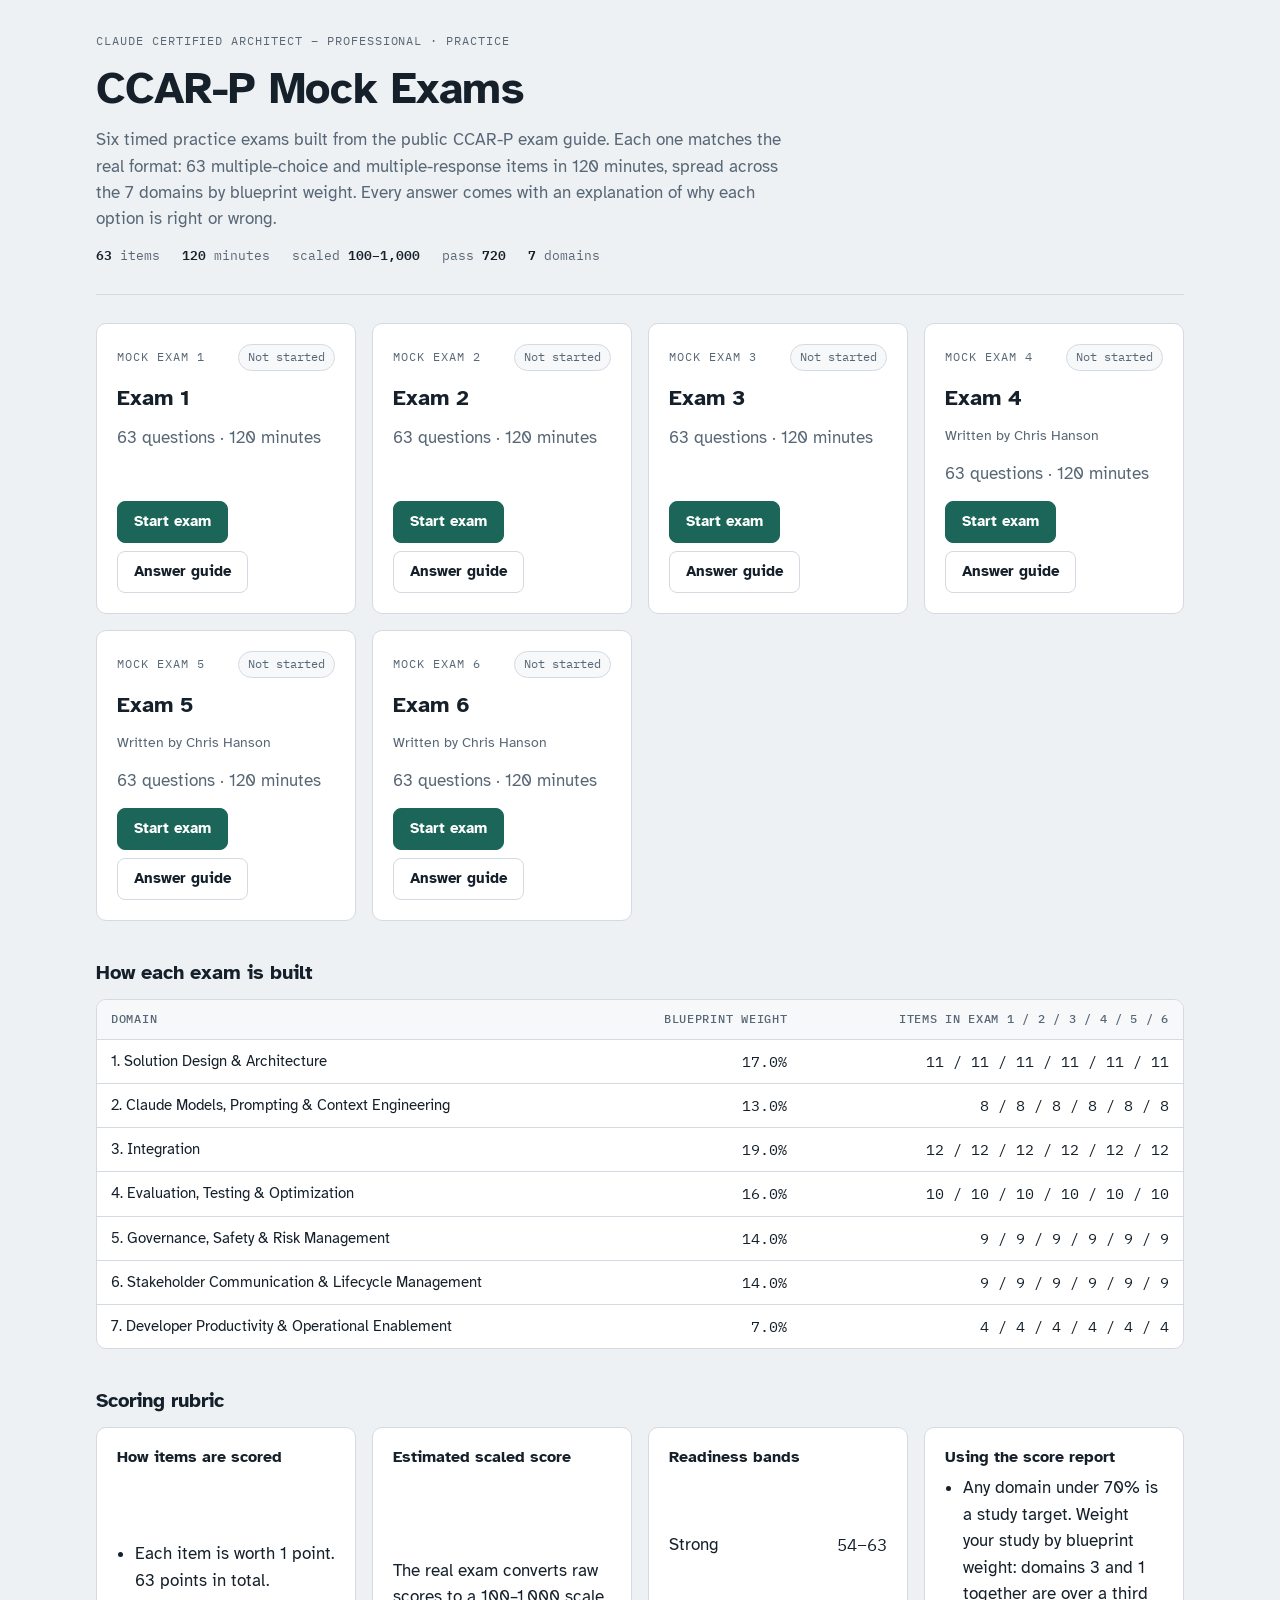
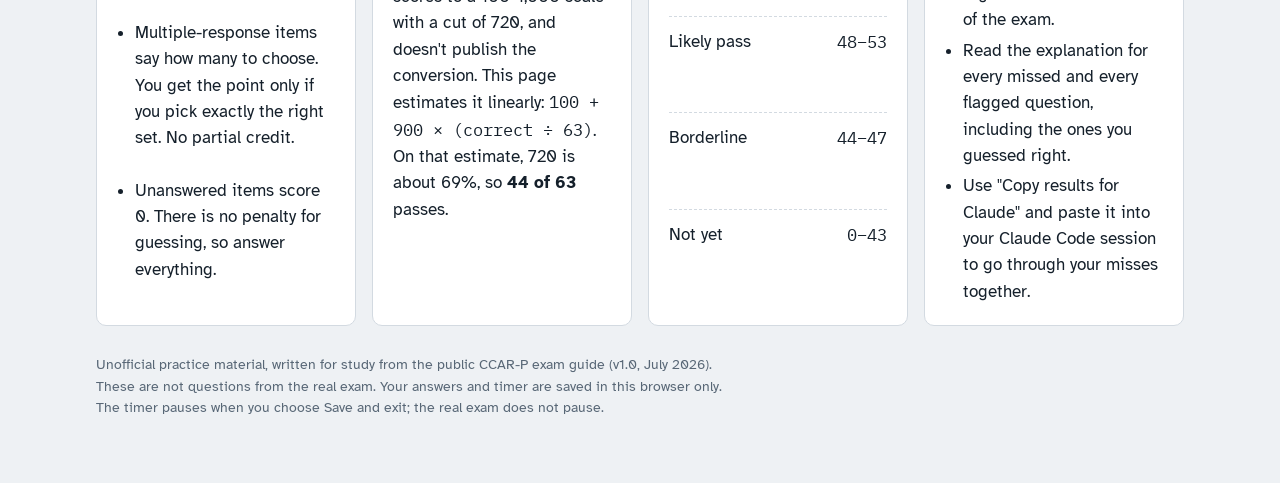
<file: architect-professional/mock-exams/index.html>
<!doctype html>
<html lang="en">
<meta charset="utf-8">
<meta name="viewport" content="width=device-width, initial-scale=1">
<title>CCAR-P Mock Exams</title>
<meta name="description" content="Six timed 63-question practice exams for Claude Certified Architect – Professional, with score reports and answer guides.">
<link rel="preconnect" href="https://fonts.googleapis.com">
<link rel="preconnect" href="https://fonts.gstatic.com" crossorigin>
<link rel="stylesheet" href="https://fonts.googleapis.com/css2?family=Atkinson+Hyperlegible:ital,wght@0,400;0,700;1,400&family=IBM+Plex+Mono:wght@400;500;600&display=swap">
<link rel="stylesheet" href="../../shared/mock-exam/exam.css">

<div id="app"></div>

<script>
window.MOCK = {
  code: 'CCAR-P',
  name: 'Claude Certified Architect – Professional',
  guide: 'v1.0, July 2026',
  storageKey: 'ccarp-mock-v1',
  seed: 'ccarp-exam-',
  items: 63,
  minutes: 120,
  bands: { strong: 54, likely: 48, borderline: 44 },
  studyTip: 'domains 3 and 1 together are over a third of the exam.',
  domains: {
    1: { name: 'Solution Design & Architecture', w: 17 },
    2: { name: 'Claude Models, Prompting & Context Engineering', w: 13 },
    3: { name: 'Integration', w: 19 },
    4: { name: 'Evaluation, Testing & Optimization', w: 16 },
    5: { name: 'Governance, Safety & Risk Management', w: 14 },
    6: { name: 'Stakeholder Communication & Lifecycle Management', w: 14 },
    7: { name: 'Developer Productivity & Operational Enablement', w: 7 }
  },
  examNotes: { 4: 'Written by Chris Hanson', 5: 'Written by Chris Hanson', 6: 'Written by Chris Hanson' },
  exams: { 1: [], 2: [], 3: [], 4: [], 5: [], 6: [] }
};
</script>
<script src="data/exam1.js"></script>
<script src="data/exam2.js"></script>
<script src="data/exam3.js"></script>
<script src="data/exam4.js"></script>
<script src="data/exam5.js"></script>
<script src="data/exam6.js"></script>
<script src="../../shared/mock-exam/app.js"></script>
</file>
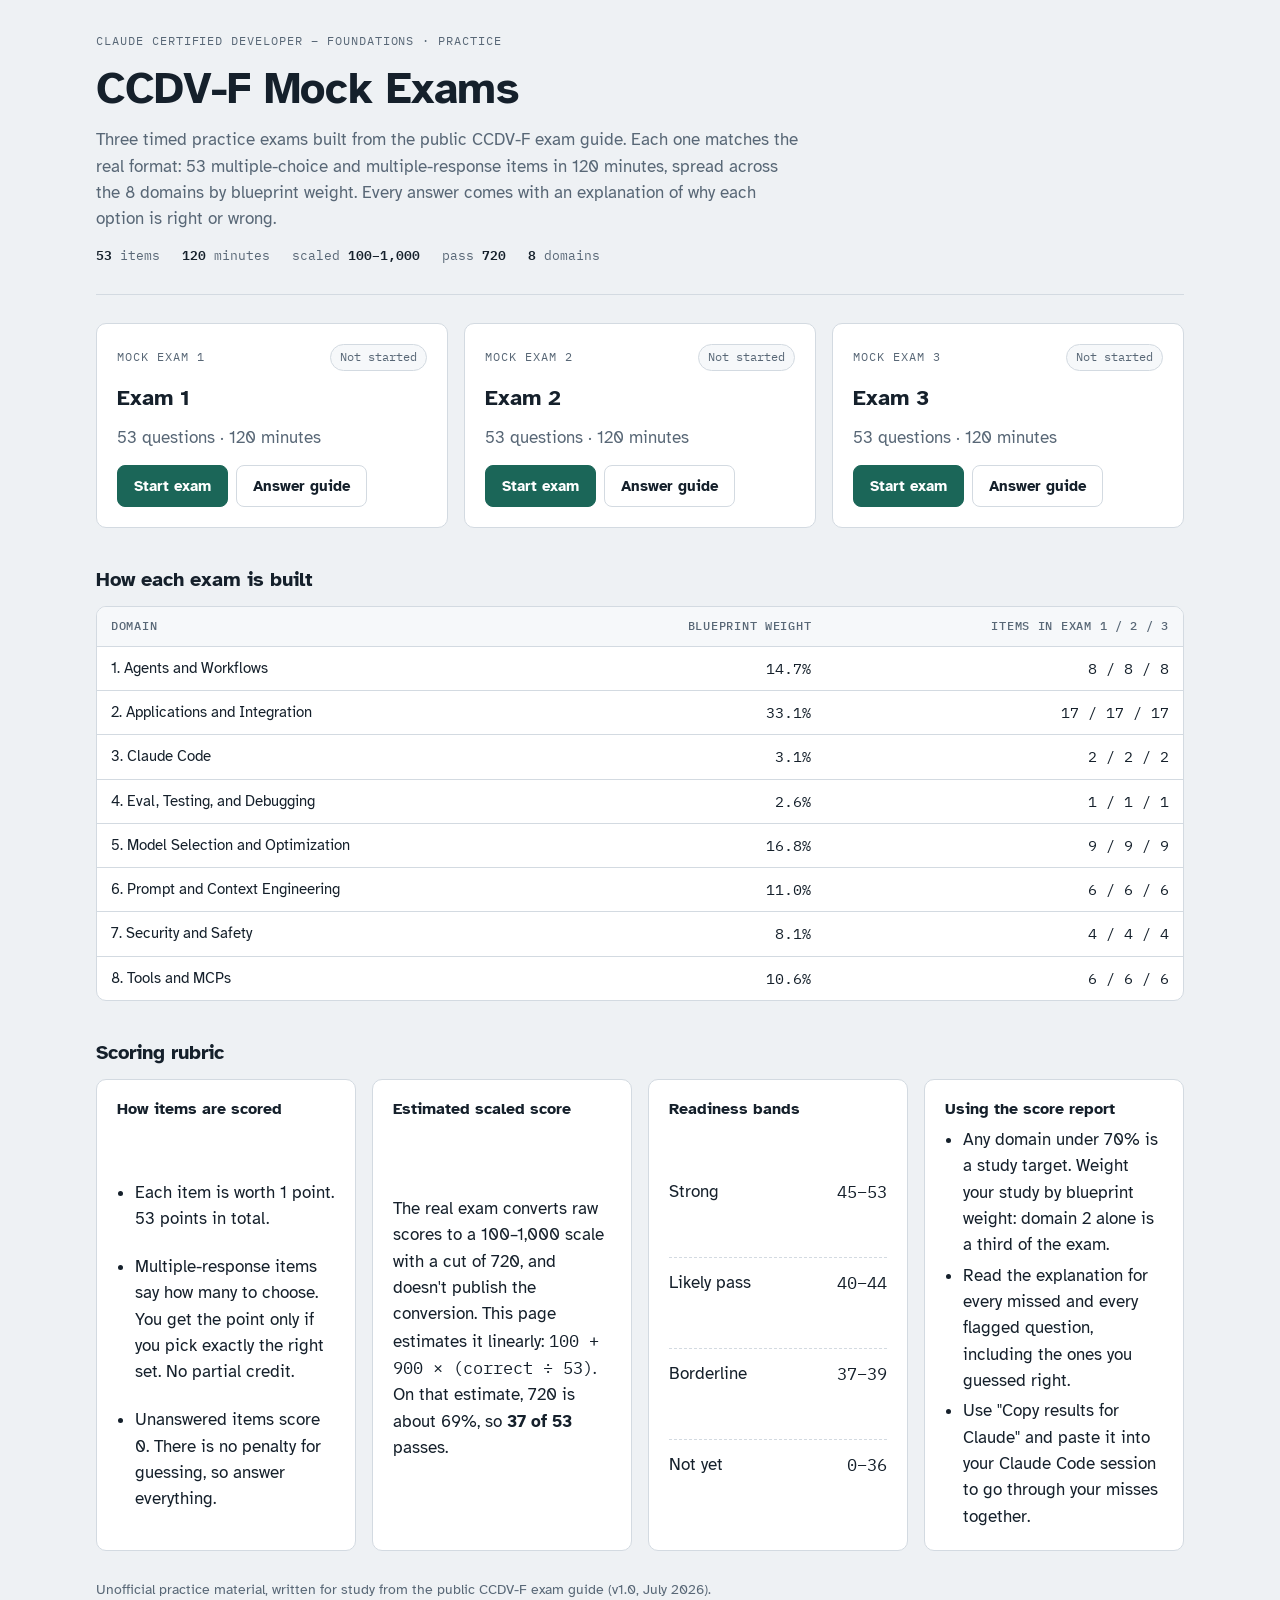
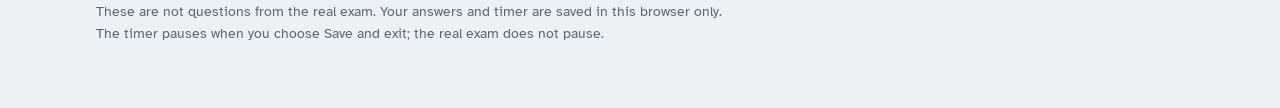
<file: developer-foundations/mock-exams/index.html>
<!doctype html>
<html lang="en">
<meta charset="utf-8">
<meta name="viewport" content="width=device-width, initial-scale=1">
<title>CCDV-F Mock Exams</title>
<meta name="description" content="Three timed 53-question practice exams for Claude Certified Developer – Foundations, with score reports and answer guides.">
<link rel="preconnect" href="https://fonts.googleapis.com">
<link rel="preconnect" href="https://fonts.gstatic.com" crossorigin>
<link rel="stylesheet" href="https://fonts.googleapis.com/css2?family=Atkinson+Hyperlegible:ital,wght@0,400;0,700;1,400&family=IBM+Plex+Mono:wght@400;500;600&display=swap">
<link rel="stylesheet" href="../../shared/mock-exam/exam.css">

<div id="app"></div>

<script>
window.MOCK = {
  code: 'CCDV-F',
  name: 'Claude Certified Developer – Foundations',
  guide: 'v1.0, July 2026',
  storageKey: 'ccdvf-mock-v1',
  seed: 'ccdvf-exam-',
  items: 53,
  minutes: 120,
  bands: { strong: 45, likely: 40, borderline: 37 },
  studyTip: 'domain 2 alone is a third of the exam.',
  domains: {
    1: { name: 'Agents and Workflows', w: 14.7 },
    2: { name: 'Applications and Integration', w: 33.1 },
    3: { name: 'Claude Code', w: 3.1 },
    4: { name: 'Eval, Testing, and Debugging', w: 2.6 },
    5: { name: 'Model Selection and Optimization', w: 16.8 },
    6: { name: 'Prompt and Context Engineering', w: 11.0 },
    7: { name: 'Security and Safety', w: 8.1 },
    8: { name: 'Tools and MCPs', w: 10.6 }
  },
  exams: { 1: [], 2: [], 3: [] }
};
</script>
<script src="data/exam1.js"></script>
<script src="data/exam2.js"></script>
<script src="data/exam3.js"></script>
<script src="../../shared/mock-exam/app.js"></script>
</file>
<file: shared/mock-exam/exam.css>
/* Layout: a calm testing-centre console. One reading column for questions, a sticky navigator rail on wide screens. */
:root {
  --bg: #eef1f4;
  --surface: #ffffff;
  --surface-2: #f6f8fa;
  --ink: #15202b;
  --muted: #586776;
  --line: #d3dae1;
  --accent: #1b6658;
  --accent-ink: #ffffff;
  --accent-soft: #dcefe9;
  --flag: #a8610a;
  --flag-soft: #fbeedb;
  --ok: #1f7a3a;
  --ok-soft: #e1f2e5;
  --bad: #b02a22;
  --bad-soft: #fbe6e3;
  --focus: #2f7fd0;
  --font-body: "Atkinson Hyperlegible", "Segoe UI", system-ui, -apple-system, sans-serif;
  --font-mono: "IBM Plex Mono", ui-monospace, "SFMono-Regular", Menlo, Consolas, monospace;
  --radius: 10px;
  color-scheme: light;
}
@media (prefers-color-scheme: dark) {
  :root:not([data-theme="light"]) {
    --bg: #0e141a; --surface: #16202a; --surface-2: #1b2632; --ink: #e5ebf0; --muted: #9babba; --line: #2b3946;
    --accent: #5ec3aa; --accent-ink: #08201a; --accent-soft: #173a32; --flag: #f0b45a; --flag-soft: #3a2b12;
    --ok: #6fcf8a; --ok-soft: #163322; --bad: #f28b80; --bad-soft: #3d1c19; --focus: #79b4f0;
    color-scheme: dark;
  }
}
:root[data-theme="dark"] {
  --bg: #0e141a; --surface: #16202a; --surface-2: #1b2632; --ink: #e5ebf0; --muted: #9babba; --line: #2b3946;
  --accent: #5ec3aa; --accent-ink: #08201a; --accent-soft: #173a32; --flag: #f0b45a; --flag-soft: #3a2b12;
  --ok: #6fcf8a; --ok-soft: #163322; --bad: #f28b80; --bad-soft: #3d1c19; --focus: #79b4f0;
  color-scheme: dark;
}
*, *::before, *::after { box-sizing: border-box; }
html { -webkit-text-size-adjust: 100%; }
body { margin: 0; background: var(--bg); color: var(--ink); font-family: var(--font-body); font-size: 17px; line-height: 1.55; }
code { font-family: var(--font-mono); font-size: 0.86em; background: var(--surface-2); border: 1px solid var(--line); border-radius: 5px; padding: 0.05em 0.35em; overflow-wrap: anywhere; }
h1, h2, h3 { line-height: 1.2; text-wrap: balance; margin: 0; }
p { margin: 0; }
button { font: inherit; color: inherit; }
a { color: var(--accent); }
:focus-visible { outline: 3px solid var(--focus); outline-offset: 2px; }

.wrap { max-width: 1120px; margin: 0 auto; padding-inline: 16px; padding-block: 24px 64px; }
.eyebrow { font-family: var(--font-mono); font-size: 12px; letter-spacing: 0.08em; text-transform: uppercase; color: var(--muted); }
.muted { color: var(--muted); }
.mono { font-family: var(--font-mono); font-variant-numeric: tabular-nums; }
.stack { display: flex; flex-direction: column; gap: 16px; }
.row { display: flex; flex-wrap: wrap; gap: 10px; align-items: center; }

.btn { display: inline-flex; align-items: center; justify-content: center; gap: 8px; min-height: 42px; padding: 0 16px; border-radius: 8px; border: 1px solid var(--line); background: var(--surface); cursor: pointer; font-weight: 700; font-size: 15px; text-decoration: none; color: var(--ink); }
.btn:hover { border-color: var(--muted); }
.btn.primary { background: var(--accent); border-color: var(--accent); color: var(--accent-ink); }
.btn.primary:hover { filter: brightness(1.06); }
.btn.ghost { background: transparent; }
.btn.danger { color: var(--bad); }
.btn[disabled] { opacity: 0.45; cursor: not-allowed; }
.btn.small { min-height: 34px; padding: 0 12px; font-size: 14px; }

.chip { display: inline-flex; align-items: center; gap: 6px; font-family: var(--font-mono); font-size: 12px; padding: 3px 9px; border-radius: 999px; border: 1px solid var(--line); background: var(--surface-2); color: var(--muted); white-space: nowrap; }
.chip.ok { color: var(--ok); background: var(--ok-soft); border-color: transparent; }
.chip.bad { color: var(--bad); background: var(--bad-soft); border-color: transparent; }
.chip.flag { color: var(--flag); background: var(--flag-soft); border-color: transparent; }
.chip.live { color: var(--accent); background: var(--accent-soft); border-color: transparent; }

.panel { background: var(--surface); border: 1px solid var(--line); border-radius: var(--radius); padding: 20px; }

/* Home */
.masthead { display: grid; gap: 12px; padding-block: 8px 28px; border-bottom: 1px solid var(--line); margin-bottom: 28px; }
.masthead h1 { font-size: clamp(30px, 5vw, 44px); letter-spacing: -0.01em; }
.masthead p { max-width: 64ch; color: var(--muted); }
.facts { display: flex; flex-wrap: wrap; gap: 8px 22px; font-family: var(--font-mono); font-size: 13px; color: var(--muted); }
.facts b { color: var(--ink); font-weight: 600; }
.exams { display: grid; grid-template-columns: repeat(auto-fit, minmax(260px, 1fr)); gap: 16px; }
.exam-card { display: flex; flex-direction: column; gap: 14px; }
.exam-card h2 { font-size: 22px; }
.exam-card .actions { display: flex; flex-wrap: wrap; gap: 8px; margin-top: auto; }
.confirm { border: 1px solid var(--bad); background: var(--bad-soft); border-radius: 8px; padding: 12px; display: grid; gap: 10px; }
.section-title { font-size: 20px; margin-top: 40px; margin-bottom: 14px; }
.table-wrap { overflow-x: auto; border: 1px solid var(--line); border-radius: var(--radius); background: var(--surface); }
table { border-collapse: collapse; width: 100%; font-size: 15px; }
th, td { text-align: left; padding: 10px 14px; border-bottom: 1px solid var(--line); vertical-align: top; }
th { font-family: var(--font-mono); font-size: 12px; text-transform: uppercase; letter-spacing: 0.06em; color: var(--muted); font-weight: 500; background: var(--surface-2); }
tr:last-child td { border-bottom: 0; }
td.num, th.num { text-align: right; font-family: var(--font-mono); font-variant-numeric: tabular-nums; white-space: nowrap; }
.rubric { display: grid; grid-template-columns: repeat(auto-fit, minmax(240px, 1fr)); gap: 16px; }
.rubric .panel { display: grid; gap: 8px; }
.rubric h3 { font-size: 16px; }
.rubric ul { margin: 0; padding-left: 18px; display: grid; gap: 4px; }
.band { display: flex; justify-content: space-between; gap: 12px; border-bottom: 1px dashed var(--line); padding-block: 4px; }
.band:last-child { border-bottom: 0; }

/* Exam console */
.topbar { position: sticky; top: env(safe-area-inset-top, 0px); z-index: 5; background: var(--surface); border-bottom: 1px solid var(--line); }
.topbar-inner { max-width: 1120px; margin: 0 auto; padding-inline: 16px; padding-block: 10px; display: flex; flex-wrap: wrap; gap: 10px 16px; align-items: center; justify-content: space-between; }
.topbar .title { display: grid; gap: 2px; min-width: 0; }
.topbar .title strong { font-size: 15px; }
.timer { font-family: var(--font-mono); font-variant-numeric: tabular-nums; font-size: 22px; font-weight: 600; letter-spacing: 0.02em; padding: 2px 10px; border-radius: 6px; }
.timer.low { color: var(--flag); background: var(--flag-soft); }
.timer.out { color: var(--bad); background: var(--bad-soft); }
.progress { height: 4px; background: var(--line); }
.progress span { display: block; height: 100%; background: var(--accent); }
.console { display: grid; grid-template-columns: minmax(0, 1fr); gap: 20px; margin-top: 20px; }
@media (min-width: 920px) { .console { grid-template-columns: minmax(0, 1fr) 300px; align-items: start; } .rail { position: sticky; top: 92px; } }
.qhead { display: flex; flex-wrap: wrap; gap: 8px 12px; align-items: center; justify-content: space-between; }
.qnum { font-family: var(--font-mono); font-size: 14px; color: var(--muted); }
.stem { font-size: 19px; line-height: 1.6; max-width: 70ch; display: grid; gap: 12px; }
.select-note { font-weight: 700; color: var(--accent); font-size: 15px; }
.options { display: grid; gap: 10px; margin: 0; padding: 0; border: 0; }
.opt { display: grid; grid-template-columns: 34px minmax(0, 1fr); gap: 12px; align-items: start; padding: 14px; border: 1.5px solid var(--line); border-radius: 9px; background: var(--surface); cursor: pointer; }
.opt:hover { border-color: var(--muted); }
.opt input { position: absolute; opacity: 0; width: 1px; height: 1px; }
.opt .letter { width: 30px; height: 30px; border-radius: 50%; border: 1.5px solid var(--line); display: grid; place-items: center; font-family: var(--font-mono); font-weight: 600; font-size: 14px; color: var(--muted); background: var(--surface-2); }
.opt.multi .letter { border-radius: 6px; }
.opt.on { border-color: var(--accent); background: var(--accent-soft); }
.opt.on .letter { background: var(--accent); border-color: var(--accent); color: var(--accent-ink); }
.opt.locked { opacity: 0.55; cursor: not-allowed; }
.opt:has(input:focus-visible) { outline: 3px solid var(--focus); outline-offset: 2px; }
.qnav { display: flex; flex-wrap: wrap; gap: 10px; justify-content: space-between; align-items: center; border-top: 1px solid var(--line); padding-top: 16px; }
.kbd { font-family: var(--font-mono); font-size: 12px; color: var(--muted); }
.grid { display: grid; grid-template-columns: repeat(auto-fill, minmax(40px, 1fr)); gap: 6px; }
.cell { position: relative; height: 38px; border-radius: 6px; border: 1px solid var(--line); background: var(--surface); font-family: var(--font-mono); font-size: 13px; cursor: pointer; color: var(--muted); }
.cell.answered { background: var(--accent-soft); color: var(--ink); border-color: transparent; }
.cell.current { outline: 2px solid var(--accent); outline-offset: 1px; color: var(--ink); font-weight: 600; }
.cell.flagged::after { content: ""; position: absolute; top: 3px; right: 3px; width: 7px; height: 7px; border-radius: 50%; background: var(--flag); }
.cell.ok { background: var(--ok-soft); color: var(--ok); border-color: transparent; }
.cell.bad { background: var(--bad-soft); color: var(--bad); border-color: transparent; }
.legend { display: flex; flex-wrap: wrap; gap: 6px 14px; font-size: 13px; color: var(--muted); }
.legend span { display: inline-flex; align-items: center; gap: 6px; }
.sw { width: 12px; height: 12px; border-radius: 3px; border: 1px solid var(--line); display: inline-block; }
.sw.answered { background: var(--accent-soft); border-color: transparent; }
.sw.flagged { background: var(--flag); border-radius: 50%; border-color: transparent; }
.flagbtn.on { color: var(--flag); border-color: var(--flag); background: var(--flag-soft); }
.notice { border-left: 4px solid var(--flag); background: var(--flag-soft); padding: 12px 14px; border-radius: 6px; }

/* Results */
.score-head { display: grid; gap: 18px; }
@media (min-width: 760px) { .score-head { grid-template-columns: minmax(0, 1fr) minmax(0, 1.4fr); align-items: center; } }
.big { font-family: var(--font-mono); font-size: clamp(44px, 9vw, 64px); font-weight: 600; line-height: 1; font-variant-numeric: tabular-nums; }
.scale { position: relative; height: 54px; }
.scale .track { position: absolute; left: 0; right: 0; top: 18px; height: 12px; border-radius: 6px; background: var(--line); overflow: hidden; }
.scale .fill { height: 100%; background: var(--accent); }
.scale .cut { position: absolute; top: 10px; width: 2px; height: 28px; background: var(--ink); }
.scale .cut-label { position: absolute; top: 40px; transform: translateX(-50%); font-family: var(--font-mono); font-size: 11px; color: var(--ink); white-space: nowrap; }
.scale .end { position: absolute; top: 0; font-family: var(--font-mono); font-size: 11px; color: var(--muted); }
.dbar { height: 8px; background: var(--line); border-radius: 4px; overflow: hidden; min-width: 80px; }
.dbar span { display: block; height: 100%; background: var(--accent); }
.dbar.weak span { background: var(--flag); }
.copybox { width: 100%; min-height: 160px; font-family: var(--font-mono); font-size: 13px; padding: 12px; border-radius: 8px; border: 1px solid var(--line); background: var(--surface-2); color: var(--ink); }

/* Guide */
.filters { display: flex; flex-wrap: wrap; gap: 8px; align-items: center; }
.filters select { font: inherit; font-size: 15px; min-height: 38px; padding: 0 10px; border-radius: 8px; border: 1px solid var(--line); background: var(--surface); color: var(--ink); max-width: 100%; }
.seg { display: inline-flex; border: 1px solid var(--line); border-radius: 8px; overflow: hidden; }
.seg button { border: 0; background: var(--surface); padding: 8px 12px; cursor: pointer; font-size: 14px; }
.seg button.on { background: var(--accent); color: var(--accent-ink); font-weight: 700; }
.gq { display: grid; gap: 14px; }
.gq + .gq { margin-top: 16px; }
.gopts { display: grid; gap: 8px; }
.gopt { display: grid; grid-template-columns: 30px minmax(0, 1fr); gap: 10px; padding: 12px; border-radius: 8px; border: 1px solid var(--line); background: var(--surface-2); }
.gopt .letter { width: 26px; height: 26px; border-radius: 50%; display: grid; place-items: center; font-family: var(--font-mono); font-size: 13px; font-weight: 600; border: 1px solid var(--line); background: var(--surface); color: var(--muted); }
.gopt.correct { border-color: var(--ok); background: var(--ok-soft); }
.gopt.correct .letter { background: var(--ok); border-color: var(--ok); color: var(--surface); }
.gopt.picked-wrong { border-color: var(--bad); background: var(--bad-soft); }
.gopt .why { font-size: 15px; color: var(--muted); margin-top: 4px; }
.gopt .tags { display: flex; gap: 6px; margin-top: 6px; flex-wrap: wrap; }
.explain { border-left: 4px solid var(--accent); padding: 12px 14px; background: var(--accent-soft); border-radius: 6px; font-size: 16px; }
.explain strong { display: block; font-size: 13px; font-family: var(--font-mono); letter-spacing: 0.06em; text-transform: uppercase; margin-bottom: 4px; color: var(--accent); }
@media (prefers-reduced-motion: no-preference) { .btn, .opt, .cell { transition: border-color .12s, background-color .12s; } }
</file>
